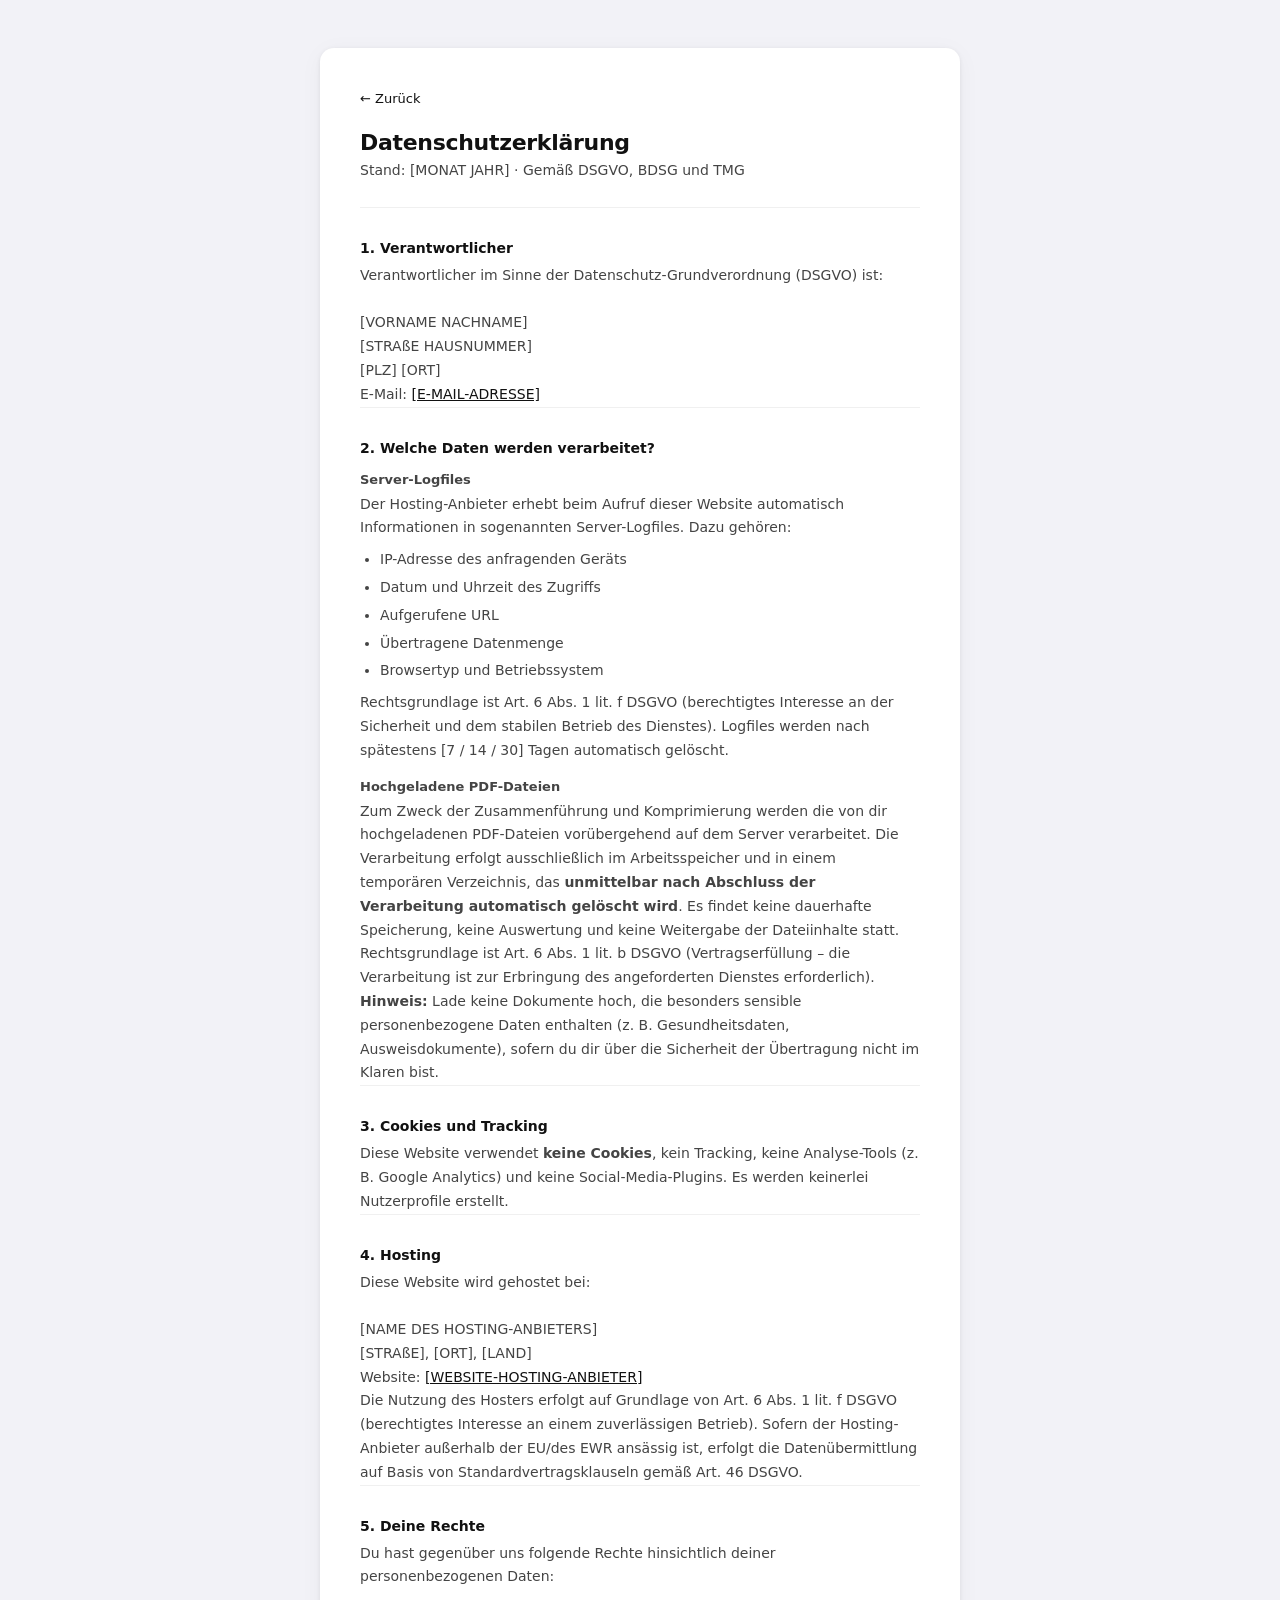
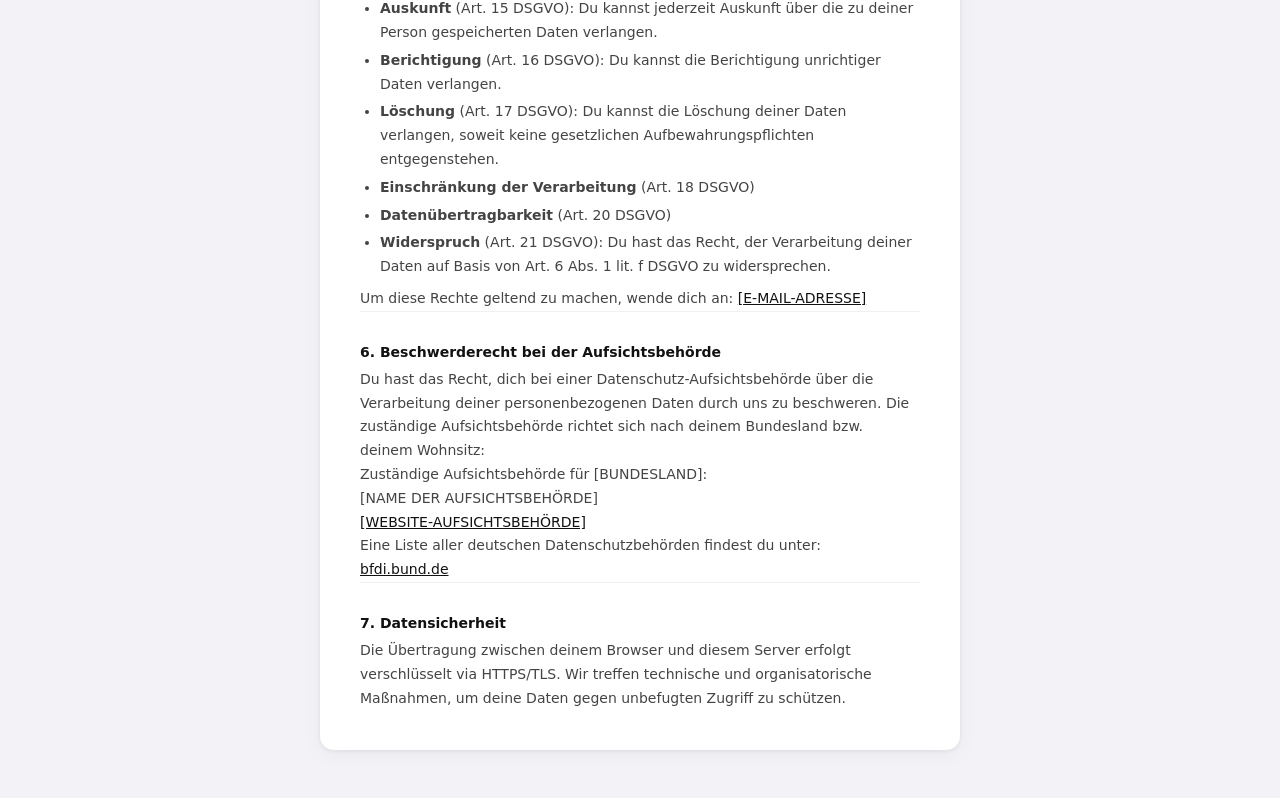
<file: templates/datenschutz.html>
<!DOCTYPE html>
<html lang="de">
<head>
  <meta charset="UTF-8">
  <meta name="viewport" content="width=device-width, initial-scale=1.0">
  <title>Datenschutz – PDF Merger</title>
  <link rel="stylesheet" href="/static/style.css">
  <link rel="stylesheet" href="/static/legal.css">
</head>
<body>
<div class="card legal">
  <a class="back" href="/">← Zurück</a>
  <h1>Datenschutzerklärung</h1>
  <p class="subtitle">Stand: [MONAT JAHR] · Gemäß DSGVO, BDSG und TMG</p>

  <section>
    <h2>1. Verantwortlicher</h2>
    <p>
      Verantwortlicher im Sinne der Datenschutz-Grundverordnung (DSGVO) ist:<br><br>
      [VORNAME NACHNAME]<br>
      <!-- oder: [FIRMENNAME] -->
      [STRAßE HAUSNUMMER]<br>
      [PLZ] [ORT]<br>
      E-Mail: <a href="mailto:[E-MAIL-ADRESSE]">[E-MAIL-ADRESSE]</a>
    </p>
  </section>

  <section>
    <h2>2. Welche Daten werden verarbeitet?</h2>

    <h3>Server-Logfiles</h3>
    <p>
      Der Hosting-Anbieter erhebt beim Aufruf dieser Website automatisch Informationen in sogenannten Server-Logfiles. Dazu gehören:
    </p>
    <ul>
      <li>IP-Adresse des anfragenden Geräts</li>
      <li>Datum und Uhrzeit des Zugriffs</li>
      <li>Aufgerufene URL</li>
      <li>Übertragene Datenmenge</li>
      <li>Browsertyp und Betriebssystem</li>
    </ul>
    <p>
      Rechtsgrundlage ist Art. 6 Abs. 1 lit. f DSGVO (berechtigtes Interesse an der Sicherheit und dem stabilen Betrieb des Dienstes). Logfiles werden nach spätestens [7 / 14 / 30] Tagen automatisch gelöscht.
    </p>

    <h3>Hochgeladene PDF-Dateien</h3>
    <p>
      Zum Zweck der Zusammenführung und Komprimierung werden die von dir hochgeladenen PDF-Dateien vorübergehend auf dem Server verarbeitet. Die Verarbeitung erfolgt ausschließlich im Arbeitsspeicher und in einem temporären Verzeichnis, das <strong>unmittelbar nach Abschluss der Verarbeitung automatisch gelöscht wird</strong>. Es findet keine dauerhafte Speicherung, keine Auswertung und keine Weitergabe der Dateiinhalte statt.
    </p>
    <p>
      Rechtsgrundlage ist Art. 6 Abs. 1 lit. b DSGVO (Vertragserfüllung – die Verarbeitung ist zur Erbringung des angeforderten Dienstes erforderlich).
    </p>
    <p>
      <strong>Hinweis:</strong> Lade keine Dokumente hoch, die besonders sensible personenbezogene Daten enthalten (z. B. Gesundheitsdaten, Ausweisdokumente), sofern du dir über die Sicherheit der Übertragung nicht im Klaren bist.
    </p>
  </section>

  <section>
    <h2>3. Cookies und Tracking</h2>
    <p>
      Diese Website verwendet <strong>keine Cookies</strong>, kein Tracking, keine Analyse-Tools (z. B. Google Analytics) und keine Social-Media-Plugins. Es werden keinerlei Nutzerprofile erstellt.
    </p>
  </section>

  <section>
    <h2>4. Hosting</h2>
    <p>
      Diese Website wird gehostet bei:<br><br>
      [NAME DES HOSTING-ANBIETERS]<br>
      <!-- z. B. Railway: Railway Corp., 340 S Lemon Ave #4133, Walnut, CA 91789, USA -->
      <!-- z. B. Render: Render Services, Inc., 525 Brannan St, Suite 300, San Francisco, CA 94107, USA -->
      <!-- z. B. Hetzner: Hetzner Online GmbH, Industriestr. 25, 91710 Gunzenhausen -->
      [STRAßE], [ORT], [LAND]<br>
      Website: <a href="[WEBSITE-HOSTING-ANBIETER]" target="_blank" rel="noopener">[WEBSITE-HOSTING-ANBIETER]</a>
    </p>
    <p>
      Die Nutzung des Hosters erfolgt auf Grundlage von Art. 6 Abs. 1 lit. f DSGVO (berechtigtes Interesse an einem zuverlässigen Betrieb). Sofern der Hosting-Anbieter außerhalb der EU/des EWR ansässig ist, erfolgt die Datenübermittlung auf Basis von Standardvertragsklauseln gemäß Art. 46 DSGVO.
    </p>
    <!-- Falls du einen Auftragsverarbeitungsvertrag (AVV) abgeschlossen hast, kannst du das hier ergänzen. -->
  </section>

  <section>
    <h2>5. Deine Rechte</h2>
    <p>Du hast gegenüber uns folgende Rechte hinsichtlich deiner personenbezogenen Daten:</p>
    <ul>
      <li><strong>Auskunft</strong> (Art. 15 DSGVO): Du kannst jederzeit Auskunft über die zu deiner Person gespeicherten Daten verlangen.</li>
      <li><strong>Berichtigung</strong> (Art. 16 DSGVO): Du kannst die Berichtigung unrichtiger Daten verlangen.</li>
      <li><strong>Löschung</strong> (Art. 17 DSGVO): Du kannst die Löschung deiner Daten verlangen, soweit keine gesetzlichen Aufbewahrungspflichten entgegenstehen.</li>
      <li><strong>Einschränkung der Verarbeitung</strong> (Art. 18 DSGVO)</li>
      <li><strong>Datenübertragbarkeit</strong> (Art. 20 DSGVO)</li>
      <li><strong>Widerspruch</strong> (Art. 21 DSGVO): Du hast das Recht, der Verarbeitung deiner Daten auf Basis von Art. 6 Abs. 1 lit. f DSGVO zu widersprechen.</li>
    </ul>
    <p>
      Um diese Rechte geltend zu machen, wende dich an: <a href="mailto:[E-MAIL-ADRESSE]">[E-MAIL-ADRESSE]</a>
    </p>
  </section>

  <section>
    <h2>6. Beschwerderecht bei der Aufsichtsbehörde</h2>
    <p>
      Du hast das Recht, dich bei einer Datenschutz-Aufsichtsbehörde über die Verarbeitung deiner personenbezogenen Daten durch uns zu beschweren. Die zuständige Aufsichtsbehörde richtet sich nach deinem Bundesland bzw. deinem Wohnsitz:
    </p>
    <p>
      <!-- Beispiel Bayern: Bayerisches Landesamt für Datenschutzaufsicht (BayLDA), https://www.lda.bayern.de -->
      <!-- Beispiel Berlin: Berliner Beauftragte für Datenschutz und Informationsfreiheit, https://www.datenschutz-berlin.de -->
      <!-- Beispiel NRW: Landesbeauftragte für Datenschutz und Informationsfreiheit NRW, https://www.ldi.nrw.de -->
      Zuständige Aufsichtsbehörde für [BUNDESLAND]:<br>
      [NAME DER AUFSICHTSBEHÖRDE]<br>
      <a href="[WEBSITE-AUFSICHTSBEHÖRDE]" target="_blank" rel="noopener">[WEBSITE-AUFSICHTSBEHÖRDE]</a>
    </p>
    <p>
      Eine Liste aller deutschen Datenschutzbehörden findest du unter:<br>
      <a href="https://www.bfdi.bund.de/DE/Infothek/Anschriften_Links/anschriften_links-node.html" target="_blank" rel="noopener">bfdi.bund.de</a>
    </p>
  </section>

  <section>
    <h2>7. Datensicherheit</h2>
    <p>
      Die Übertragung zwischen deinem Browser und diesem Server erfolgt verschlüsselt via HTTPS/TLS. Wir treffen technische und organisatorische Maßnahmen, um deine Daten gegen unbefugten Zugriff zu schützen.
    </p>
  </section>
</div>
</body>
</html>
</file>
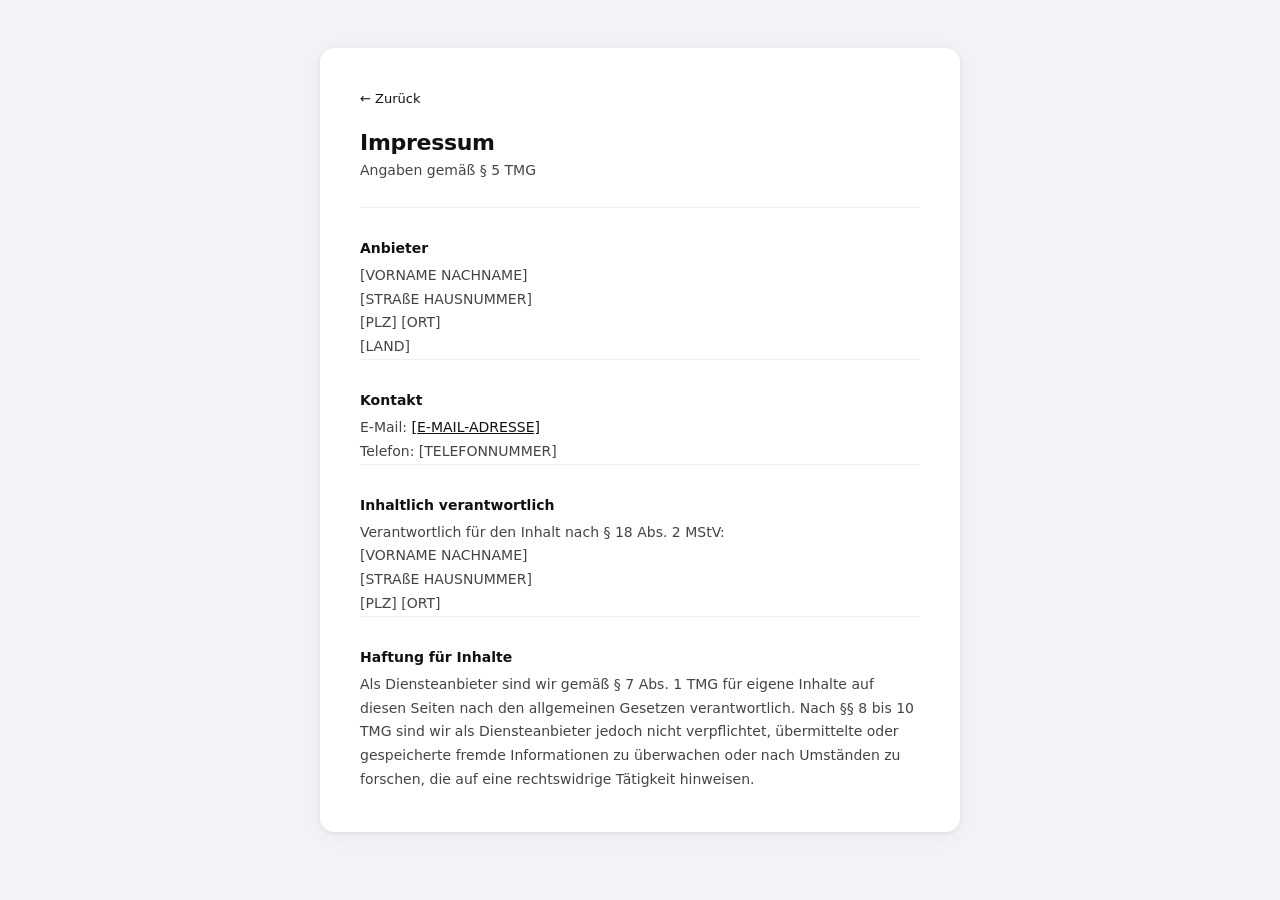
<file: templates/impressum.html>
<!DOCTYPE html>
<html lang="de">
<head>
  <meta charset="UTF-8">
  <meta name="viewport" content="width=device-width, initial-scale=1.0">
  <title>Impressum – PDF Merger</title>
  <link rel="stylesheet" href="/static/style.css">
  <link rel="stylesheet" href="/static/legal.css">
</head>
<body>
<div class="card legal">
  <a class="back" href="/">← Zurück</a>
  <h1>Impressum</h1>
  <p class="subtitle">Angaben gemäß § 5 TMG</p>

  <section>
    <h2>Anbieter</h2>
    <p>
      [VORNAME NACHNAME]<br>
      <!-- oder: [FIRMENNAME], [RECHTSFORM] -->
      [STRAßE HAUSNUMMER]<br>
      [PLZ] [ORT]<br>
      [LAND]
    </p>
  </section>

  <section>
    <h2>Kontakt</h2>
    <p>
      E-Mail: <a href="mailto:[E-MAIL-ADRESSE]">[E-MAIL-ADRESSE]</a><br>
      <!-- Telefon ist freiwillig, aber empfohlen: -->
      Telefon: [TELEFONNUMMER]
    </p>
  </section>

  <!-- Nur ausfüllen, wenn du umsatzsteuerpflichtig bist: -->
  <!--
  <section>
    <h2>Umsatzsteuer-ID</h2>
    <p>
      Umsatzsteuer-Identifikationsnummer gemäß § 27a Umsatzsteuergesetz:<br>
      [UST-ID-NUMMER]
    </p>
  </section>
  -->

  <!-- Nur bei eingetragenen Unternehmen ausfüllen: -->
  <!--
  <section>
    <h2>Handelsregister</h2>
    <p>
      Registergericht: [REGISTERGERICHT]<br>
      Registernummer: [HRB-NUMMER]
    </p>
  </section>
  -->

  <section>
    <h2>Inhaltlich verantwortlich</h2>
    <p>
      Verantwortlich für den Inhalt nach § 18 Abs. 2 MStV:<br>
      [VORNAME NACHNAME]<br>
      [STRAßE HAUSNUMMER]<br>
      [PLZ] [ORT]
    </p>
  </section>

  <section>
    <h2>Haftung für Inhalte</h2>
    <p>
      Als Diensteanbieter sind wir gemäß § 7 Abs. 1 TMG für eigene Inhalte auf diesen Seiten nach den allgemeinen Gesetzen verantwortlich. Nach §§ 8 bis 10 TMG sind wir als Diensteanbieter jedoch nicht verpflichtet, übermittelte oder gespeicherte fremde Informationen zu überwachen oder nach Umständen zu forschen, die auf eine rechtswidrige Tätigkeit hinweisen.
    </p>
  </section>
</div>
</body>
</html>
</file>
<file: static/style.css>
*, *::before, *::after { box-sizing: border-box; margin: 0; padding: 0; }

body {
  font-family: -apple-system, BlinkMacSystemFont, 'Segoe UI', system-ui, sans-serif;
  background: #f2f2f7;
  min-height: 100vh;
  display: flex;
  align-items: flex-start;
  justify-content: center;
  padding: 48px 16px;
}

.card {
  background: #fff;
  border-radius: 14px;
  padding: 32px;
  width: 100%;
  max-width: 500px;
  box-shadow: 0 1px 4px rgba(0,0,0,.08), 0 4px 24px rgba(0,0,0,.04);
}

h1 { font-size: 18px; font-weight: 600; color: #111; letter-spacing: -.3px; }
.subtitle { font-size: 13px; color: #999; margin-top: 4px; margin-bottom: 24px; }

/* Drop zone */
.drop-zone {
  border: 1.5px dashed #d0d0d0;
  border-radius: 10px;
  padding: 36px 20px;
  text-align: center;
  cursor: pointer;
  transition: border-color .15s, background .15s;
}
.drop-zone:hover,
.drop-zone.over { border-color: #555; background: #fafafa; }
.drop-icon { font-size: 28px; margin-bottom: 8px; }
.drop-text { font-size: 14px; color: #666; line-height: 1.5; }
.drop-text b { color: #111; font-weight: 500; text-decoration: underline; cursor: pointer; }
input[type=file] { display: none; }

/* File list */
.section { margin-top: 20px; }
.label {
  font-size: 11px;
  font-weight: 600;
  color: #aaa;
  text-transform: uppercase;
  letter-spacing: .06em;
  margin-bottom: 8px;
}

.file-item {
  display: flex;
  align-items: center;
  gap: 9px;
  padding: 9px 10px;
  background: #f7f7f7;
  border-radius: 7px;
  margin-bottom: 5px;
  cursor: grab;
  user-select: none;
  transition: background .2s, border-color .2s;
  border: 1.5px solid transparent;
}
.file-item:hover { background: #f0f0f0; }
.file-item.dragging { opacity: .3; }
.file-item.drop-target { outline: 2px solid #555; outline-offset: -2px; }
.file-item.valid {
  background: #f0fdf4;
  border-color: #86efac;
}
.file-item.valid .fname { color: #166534; }
.file-item.valid .num  { color: #4ade80; }
.file-item.valid .fsize { color: #86efac; }
.file-item.valid .handle { color: #86efac; }

.handle { color: #ccc; font-size: 14px; flex-shrink: 0; }
.num    { font-size: 11px; color: #bbb; width: 14px; text-align: right; flex-shrink: 0; }
.fname  { flex: 1; font-size: 13px; color: #333; overflow: hidden; text-overflow: ellipsis; white-space: nowrap; }
.fsize  { font-size: 12px; color: #bbb; flex-shrink: 0; }
.rm {
  background: none;
  border: none;
  color: #ccc;
  font-size: 18px;
  cursor: pointer;
  line-height: 1;
  padding: 0 2px;
  flex-shrink: 0;
}
.rm:hover { color: #e44; }

/* Output section */
.radio-row {
  display: flex;
  align-items: center;
  gap: 7px;
  font-size: 14px;
  color: #333;
  cursor: pointer;
  margin-bottom: 7px;
}
.custom-path-row {
  display: none;
  align-items: center;
  gap: 8px;
  margin-top: 6px;
  padding: 9px 11px;
  background: #f7f7f7;
  border-radius: 7px;
  border: 1.5px solid #e0e0e0;
}
.custom-path-row.visible { display: flex; }
.custom-path-text {
  flex: 1;
  font-size: 13px;
  color: #555;
  overflow: hidden;
  text-overflow: ellipsis;
  white-space: nowrap;
}
.custom-path-text.placeholder { color: #bbb; }
.pick-btn {
  background: none;
  border: 1px solid #d0d0d0;
  border-radius: 5px;
  padding: 4px 10px;
  font-size: 12px;
  color: #555;
  cursor: pointer;
  font-family: inherit;
  white-space: nowrap;
  transition: background .1s, border-color .1s;
  flex-shrink: 0;
}
.pick-btn:hover { background: #ececec; border-color: #bbb; }

/* Filename */
input[type=text] {
  width: 100%;
  padding: 9px 11px;
  border: 1.5px solid #e0e0e0;
  border-radius: 7px;
  font-size: 13px;
  color: #333;
  font-family: inherit;
  outline: none;
  transition: border-color .15s;
  margin-top: 4px;
}
input[type=text]:focus { border-color: #555; }
.filename-row { display: flex; align-items: center; gap: 6px; }
.filename-row input { flex: 1; margin-top: 0; }
.ext { font-size: 14px; color: #999; flex-shrink: 0; }

/* Merge button */
.btn {
  width: 100%;
  margin-top: 24px;
  padding: 13px;
  background: #111;
  color: #fff;
  border: none;
  border-radius: 9px;
  font-size: 15px;
  font-weight: 500;
  cursor: pointer;
  font-family: inherit;
  transition: background .15s;
  letter-spacing: -.1px;
  display: flex;
  align-items: center;
  justify-content: center;
  gap: 10px;
  min-height: 50px;
}
.btn:hover:not(:disabled) { background: #333; }
.btn:disabled { background: #ccc; cursor: not-allowed; }

/* Spinner */
.spinner {
  width: 18px;
  height: 18px;
  border: 2px solid rgba(255,255,255,.3);
  border-top-color: #fff;
  border-radius: 50%;
  animation: spin .6s linear infinite;
  flex-shrink: 0;
}
@keyframes spin { to { transform: rotate(360deg); } }

/* Result */
.result { margin-top: 14px; }
.result-box {
  padding: 12px 14px;
  border-radius: 8px;
  font-size: 13px;
  line-height: 1.5;
  word-break: break-all;
}
.result-box.err { background: #fef2f2; color: #991b1b; border: 1px solid #fecaca; }

/* Success */
.success-overlay {
  display: none;
  flex-direction: column;
  align-items: center;
  gap: 10px;
  padding: 20px 14px;
  background: #f0fdf4;
  border: 1px solid #bbf7d0;
  border-radius: 8px;
  text-align: center;
  animation: fadeIn .3s ease;
}
.success-overlay.visible { display: flex; }
@keyframes fadeIn {
  from { opacity: 0; transform: translateY(6px); }
  to   { opacity: 1; transform: translateY(0); }
}

.checkmark-circle {
  stroke-dasharray: 166;
  stroke-dashoffset: 166;
  stroke-width: 2;
  stroke: #16a34a;
  fill: none;
  animation: stroke .4s cubic-bezier(.65,0,.45,1) .1s forwards;
}
.checkmark-check {
  stroke-dasharray: 48;
  stroke-dashoffset: 48;
  stroke-width: 3;
  stroke: #16a34a;
  fill: none;
  stroke-linecap: round;
  stroke-linejoin: round;
  animation: stroke .3s cubic-bezier(.65,0,.45,1) .5s forwards;
}
@keyframes stroke { to { stroke-dashoffset: 0; } }

.success-text { font-size: 14px; font-weight: 500; color: #166534; }
.success-path { font-size: 12px; color: #15803d; word-break: break-all; }

/* Tabs */
.tabs {
  display: flex;
  gap: 4px;
  margin-bottom: 24px;
  background: #f2f2f7;
  border-radius: 10px;
  padding: 4px;
}
.tab-btn {
  flex: 1;
  padding: 8px 12px;
  border: none;
  background: none;
  border-radius: 7px;
  font-size: 13px;
  font-weight: 500;
  color: #888;
  cursor: pointer;
  transition: background .15s, color .15s;
  font-family: inherit;
  white-space: nowrap;
}
.tab-btn.active {
  background: #fff;
  color: #111;
  box-shadow: 0 1px 3px rgba(0,0,0,.1);
}

/* Quality slider */
.quality-row {
  display: flex;
  align-items: center;
  gap: 12px;
}
input[type=range] {
  flex: 1;
  accent-color: #111;
  cursor: pointer;
}
.quality-val {
  font-size: 13px;
  color: #555;
  width: 40px;
  text-align: right;
  flex-shrink: 0;
}
</file>
<file: static/legal.css>
.card.legal {
  max-width: 640px;
  padding: 40px;
}

.back {
  display: inline-block;
  font-size: 13px;
  color: #888;
  text-decoration: none;
  margin-bottom: 24px;
}
.back:hover { color: #333; }

.card.legal h1 {
  font-size: 22px;
  margin-bottom: 4px;
}

.card.legal h2 {
  font-size: 14px;
  font-weight: 600;
  color: #111;
  margin: 28px 0 8px;
}

.card.legal h3 {
  font-size: 13px;
  font-weight: 600;
  color: #444;
  margin: 16px 0 6px;
}

.card.legal p,
.card.legal li {
  font-size: 14px;
  color: #444;
  line-height: 1.7;
}

.card.legal ul {
  padding-left: 20px;
  margin: 8px 0;
}

.card.legal li { margin-bottom: 4px; }

.card.legal a { color: #111; }
.card.legal a:hover { color: #555; }

.card.legal section {
  border-top: 1px solid #f0f0f0;
  padding-top: 4px;
}

/* Footer on main page */
.footer {
  margin-top: 28px;
  padding-top: 20px;
  border-top: 1px solid #f0f0f0;
  display: flex;
  justify-content: center;
  gap: 20px;
}

.footer a {
  font-size: 12px;
  color: #bbb;
  text-decoration: none;
}
.footer a:hover { color: #555; }
</file>
